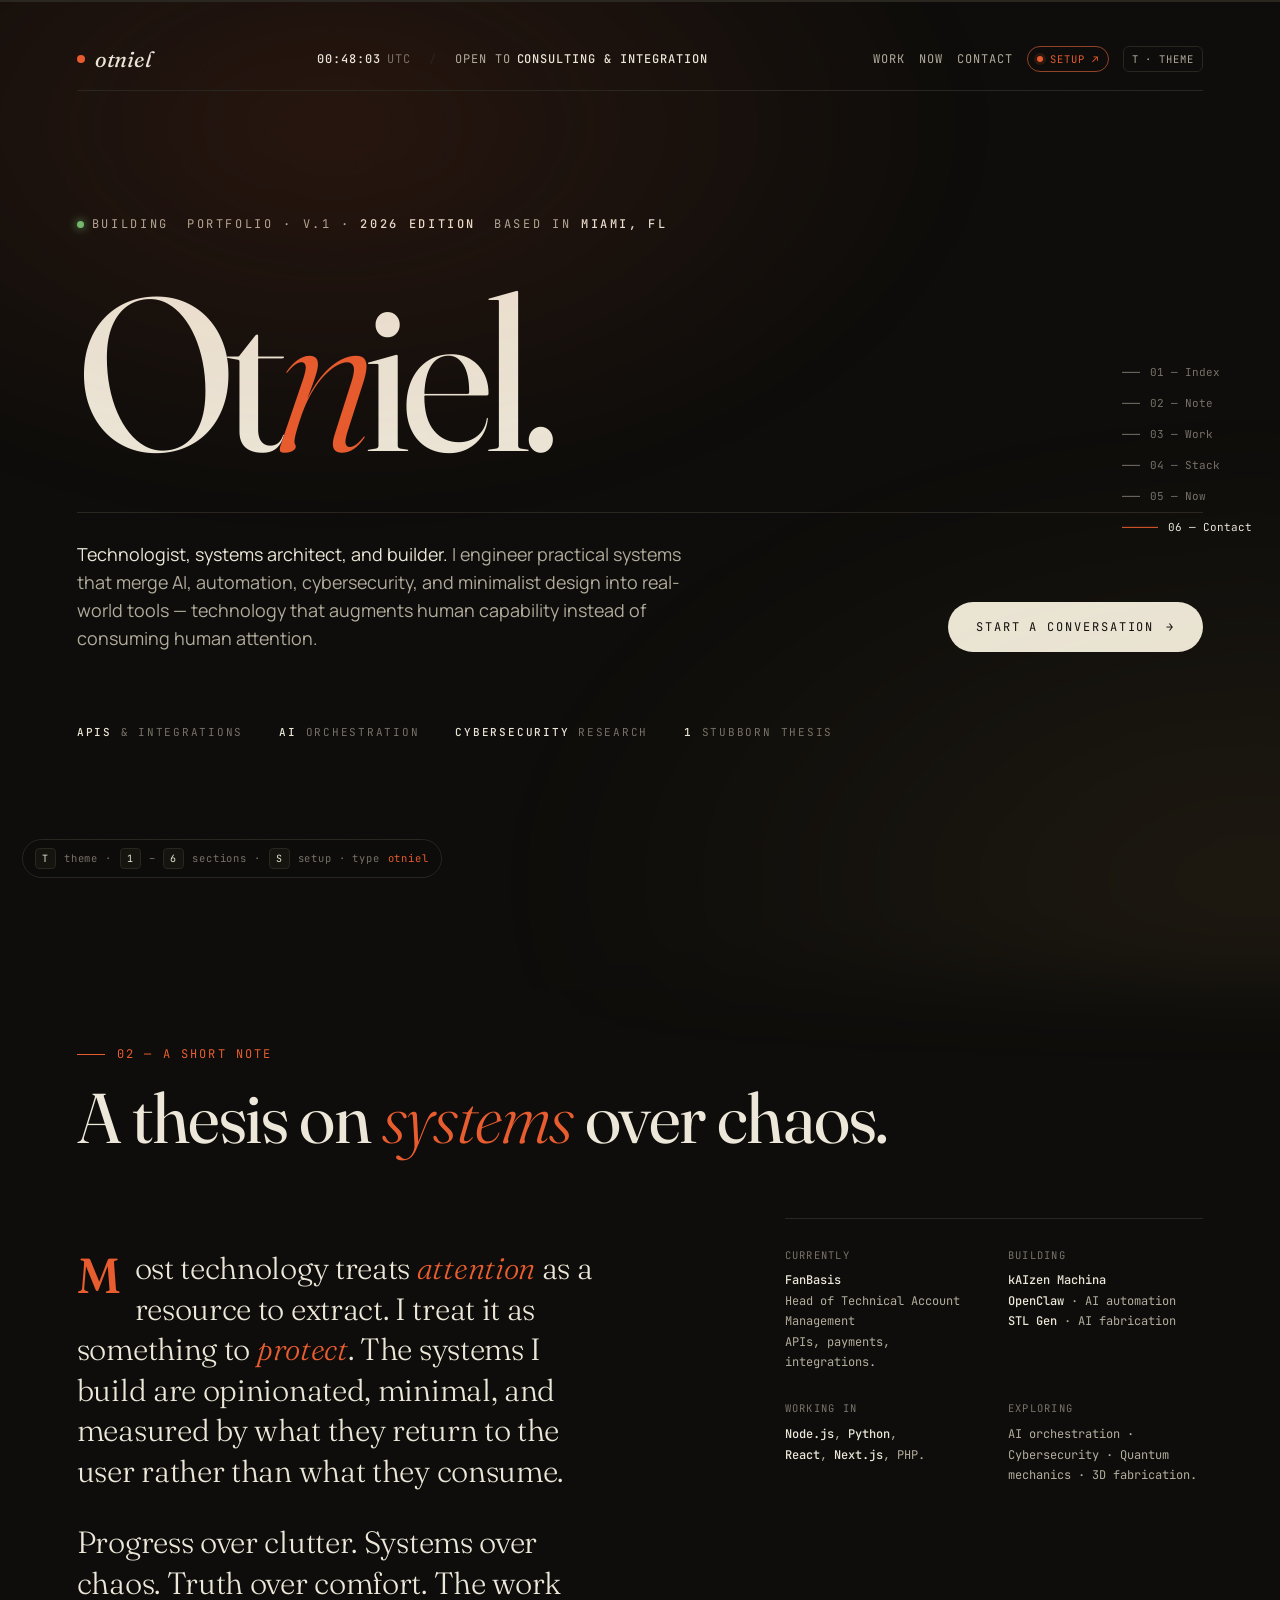
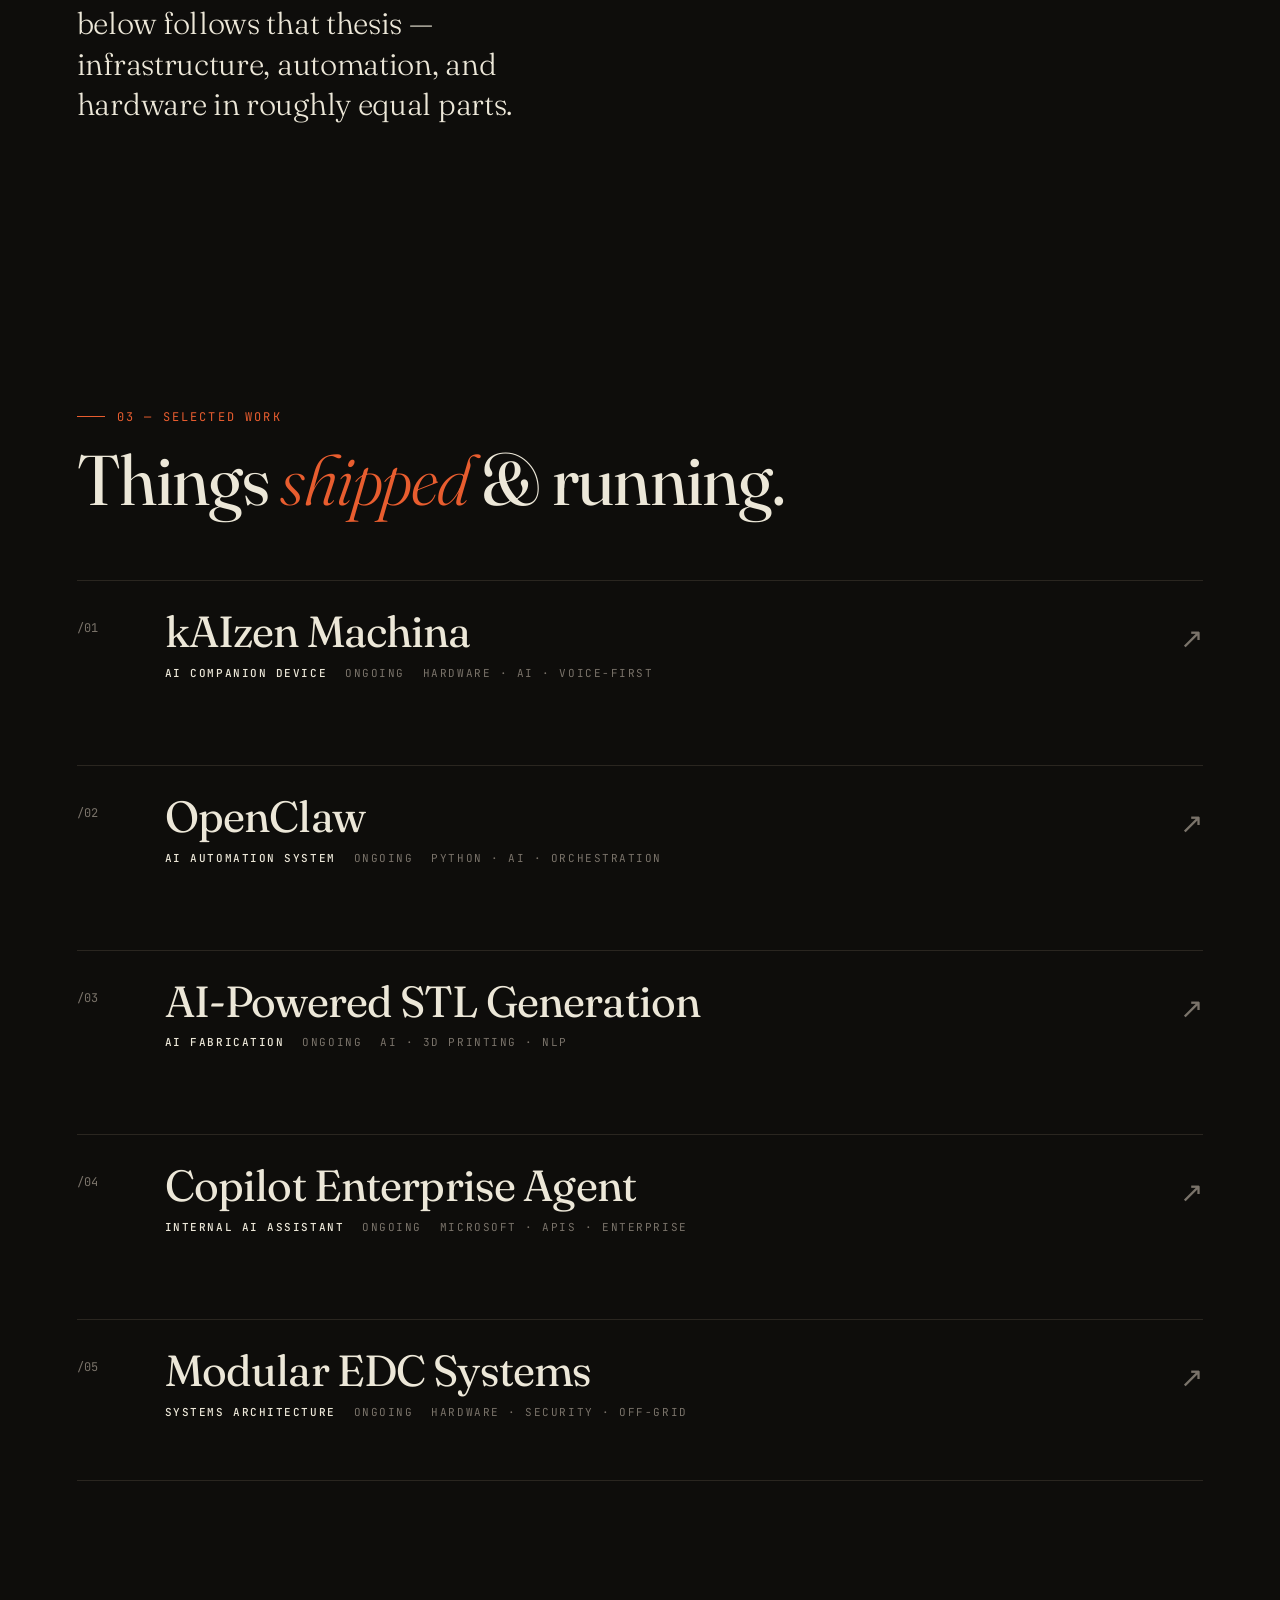
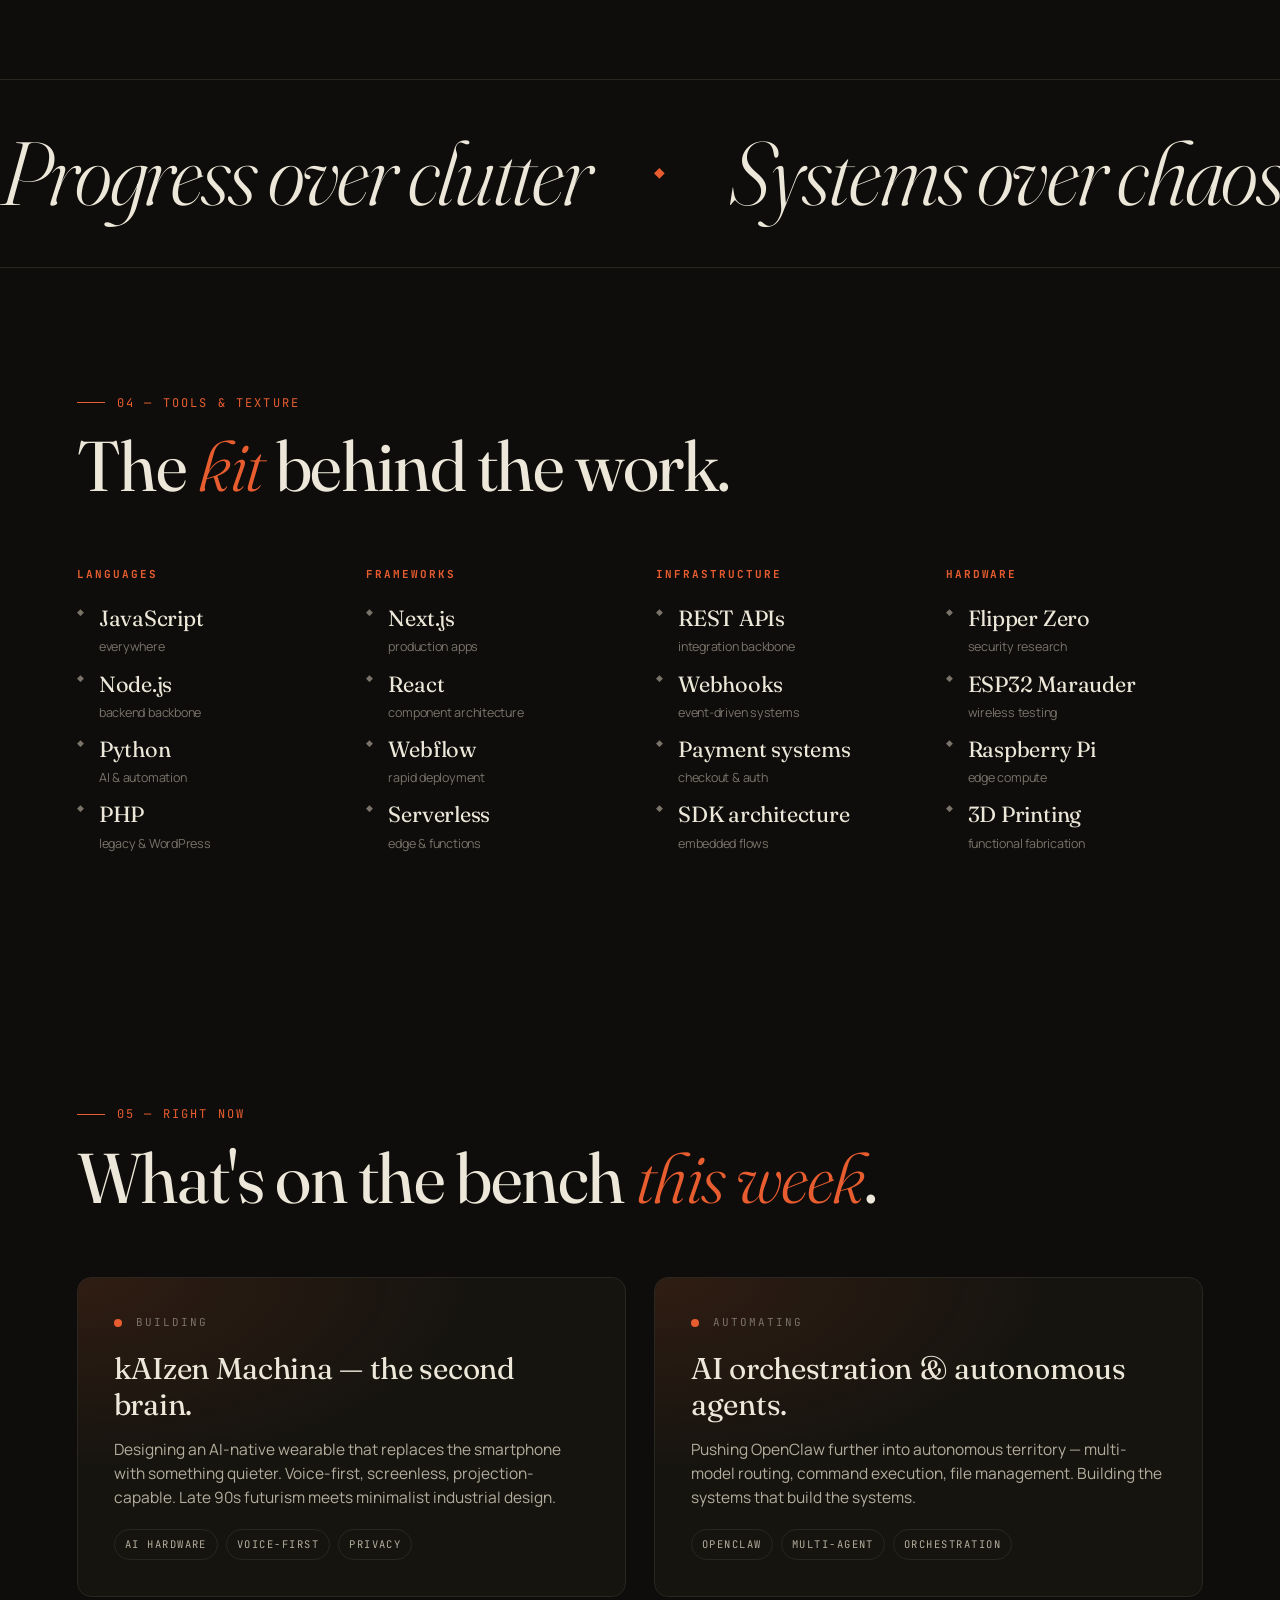
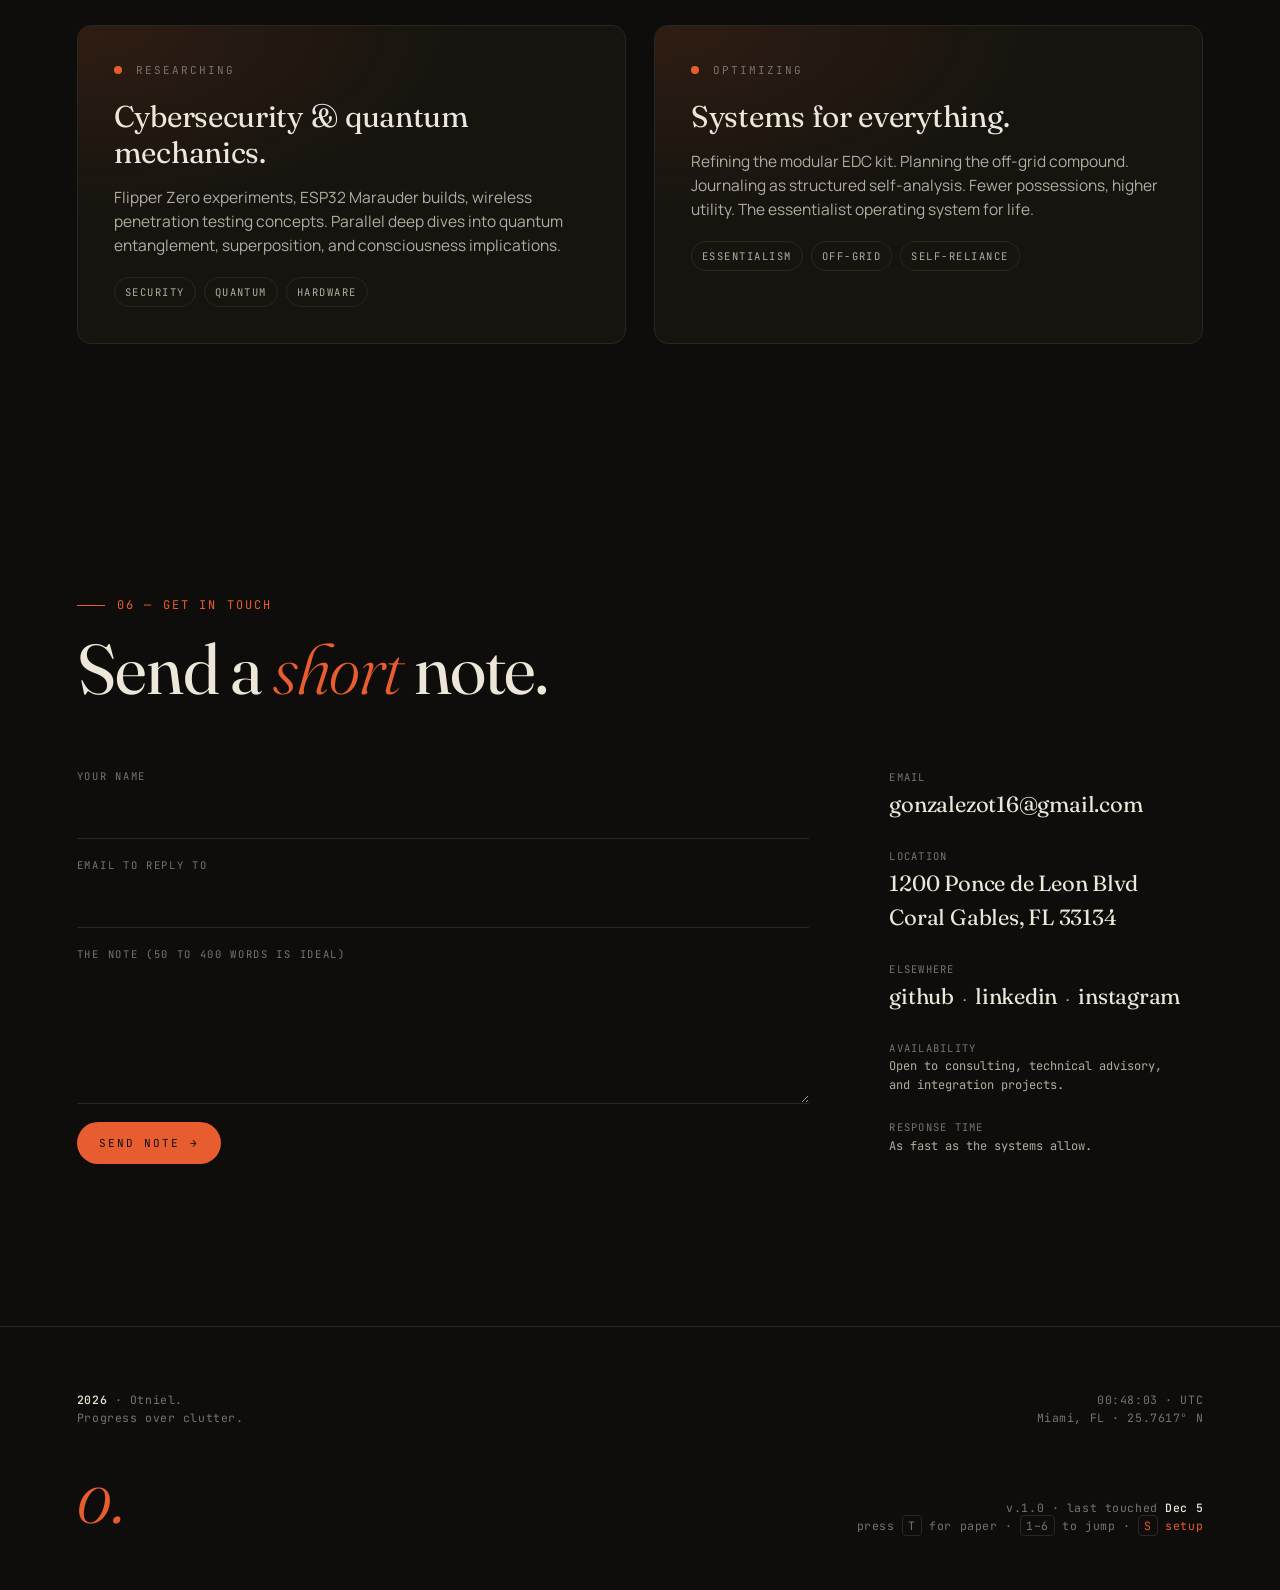
<file: deploy/index.html>
<!doctype html>
<html lang="en" data-theme="ink">
  <head>
    <meta charset="UTF-8" />
    <meta name="viewport" content="width=device-width, initial-scale=1, viewport-fit=cover" />
    <meta name="color-scheme" content="dark light" />
    <meta name="theme-color" content="#0e0d0b" />
    <title>Otniel — Technologist, Systems Architect, Builder</title>
    <meta name="description" content="Miami-based technologist building practical systems at the intersection of AI, automation, cybersecurity, and minimalist design." />
    <meta property="og:title" content="Otniel — Technologist, Systems Architect, Builder" />
    <meta property="og:description" content="Progress over clutter. Systems over chaos. Truth over comfort." />
    <meta property="og:type" content="website" />

    <link rel="preconnect" href="https://fonts.googleapis.com" />
    <link rel="preconnect" href="https://fonts.gstatic.com" crossorigin />
    <link
      href="https://fonts.googleapis.com/css2?family=Fraunces:ital,opsz,wght@0,9..144,300;0,9..144,400;0,9..144,500;0,9..144,700;0,9..144,900;1,9..144,300;1,9..144,500&family=JetBrains+Mono:wght@400;500;600&family=Manrope:wght@300;400;500;600;700&display=swap"
      rel="stylesheet"
    />

    <link
      rel="icon"
      type="image/svg+xml"
      href='data:image/svg+xml;utf8,<svg xmlns="http://www.w3.org/2000/svg" viewBox="0 0 32 32"><rect width="32" height="32" rx="6" fill="%230e0d0b"/><text x="50%25" y="55%25" font-family="Georgia,serif" font-size="20" font-style="italic" fill="%23e85d2f" text-anchor="middle" dominant-baseline="middle">o</text></svg>'
    />

    <style>
      /* ─── tokens ─────────────────────────────────────────────────────── */
      :root {
        --bg: #0e0d0b;
        --surface: #16140f;
        --surface-2: #1d1a13;
        --ink: #ece7d8;
        --ink-dim: #b3ad9d;
        --muted: #7a736a;
        --line: #2a2620;
        --accent: #e85d2f;
        --accent-soft: #ff7a4d;
        --warn: #d4a857;
        --shadow: 0 30px 80px -40px rgba(0, 0, 0, 0.7);
        --radius: 14px;
        --measure: 62ch;
        --easing: cubic-bezier(0.22, 1, 0.36, 1);
      }
      html[data-theme="paper"] {
        --bg: #f1ece0;
        --surface: #e7e1d2;
        --surface-2: #ddd6c4;
        --ink: #1c1a16;
        --ink-dim: #4a463d;
        --muted: #807a6e;
        --line: #c9c2b1;
        --accent: #c84718;
        --accent-soft: #d75d2c;
        --warn: #8a6a16;
        --shadow: 0 20px 60px -32px rgba(40, 32, 20, 0.25);
      }

      *, *::before, *::after { box-sizing: border-box; }
      html { scroll-behavior: smooth; }
      @media (prefers-reduced-motion: reduce) {
        html { scroll-behavior: auto; }
        *, *::before, *::after { animation-duration: 0.001ms !important; transition-duration: 0.001ms !important; }
      }

      body {
        margin: 0;
        background: var(--bg);
        color: var(--ink);
        font-family: "Manrope", system-ui, sans-serif;
        font-weight: 400;
        font-size: 16px;
        line-height: 1.55;
        -webkit-font-smoothing: antialiased;
        -moz-osx-font-smoothing: grayscale;
        text-rendering: optimizeLegibility;
        overflow-x: hidden;
        transition: background-color 0.6s var(--easing), color 0.6s var(--easing);
      }

      ::selection { background: var(--accent); color: var(--bg); }

      a { color: inherit; text-decoration: none; }

      /* ─── grain & ambience ──────────────────────────────────────────── */
      .grain {
        position: fixed; inset: 0; pointer-events: none; z-index: 90;
        opacity: 0.06; mix-blend-mode: overlay;
        background-image: url("data:image/svg+xml;utf8,<svg viewBox='0 0 200 200' xmlns='http://www.w3.org/2000/svg'><filter id='n'><feTurbulence type='fractalNoise' baseFrequency='0.9' numOctaves='2' stitchTiles='stitch'/><feColorMatrix values='0 0 0 0 0  0 0 0 0 0  0 0 0 0 0  0 0 0 0.6 0'/></filter><rect width='100%' height='100%' filter='url(%23n)'/></svg>");
      }

      .vignette {
        position: fixed; inset: -10vh -10vw; pointer-events: none; z-index: 1;
        background: radial-gradient(60% 50% at 30% 20%, rgba(232,93,47,0.12), transparent 70%),
                    radial-gradient(70% 60% at 90% 90%, rgba(212,168,87,0.08), transparent 70%);
        filter: blur(40px);
      }

      /* ─── scroll progress ───────────────────────────────────────────── */
      .progress {
        position: fixed; top: 0; left: 0; right: 0; height: 2px; z-index: 200;
        background: var(--line);
      }
      .progress::after {
        content: ""; display: block; height: 100%; width: var(--p, 0%);
        background: linear-gradient(90deg, var(--accent), var(--accent-soft));
        transition: width 0.06s linear;
      }

      /* ─── cursor ────────────────────────────────────────────────────── */
      .cursor {
        position: fixed; top: 0; left: 0; width: 8px; height: 8px;
        border-radius: 50%; background: var(--accent);
        transform: translate3d(-100px, -100px, 0);
        pointer-events: none; z-index: 250;
        mix-blend-mode: difference;
        transition: width 0.25s var(--easing), height 0.25s var(--easing), opacity 0.3s;
      }
      .cursor.is-hover { width: 36px; height: 36px; background: transparent; border: 1.5px solid var(--accent); }
      @media (hover: none) { .cursor { display: none; } }

      /* ─── layout shell ──────────────────────────────────────────────── */
      .shell { position: relative; z-index: 2; padding: 28px 6vw 0; }
      .topbar {
        display: grid; grid-template-columns: auto 1fr auto;
        align-items: center; gap: 24px;
        padding: 14px 0; border-bottom: 1px solid var(--line);
        font-family: "JetBrains Mono", ui-monospace, monospace;
        font-size: 12px; letter-spacing: 0.08em; text-transform: uppercase;
        color: var(--ink-dim);
      }
      .mark {
        display: inline-flex; align-items: center; gap: 10px;
        font-family: "Fraunces", serif; font-style: italic;
        font-size: 22px; letter-spacing: -0.01em; color: var(--ink);
        text-transform: none;
      }
      .mark .dot { width: 8px; height: 8px; border-radius: 50%; background: var(--accent); animation: pulse 2.4s var(--easing) infinite; }
      @keyframes pulse { 0%,100% { transform: scale(1); opacity: 1; } 50% { transform: scale(1.45); opacity: 0.55; } }

      .status { display: flex; gap: 18px; justify-content: center; flex-wrap: wrap; }
      .status span { display: inline-flex; gap: 6px; align-items: center; }
      .status b { color: var(--ink); font-weight: 500; }
      .status .sep { color: var(--line); }

      .topbar nav { justify-self: end; display: flex; gap: 14px; align-items: center; }
      .topbar nav a { transition: color 0.2s; }
      .topbar nav a:hover { color: var(--accent); }
      .topbar nav .setup-link {
        display: inline-flex; align-items: center; gap: 7px;
        border: 1px solid color-mix(in srgb, var(--accent) 55%, var(--line));
        padding: 4px 9px; border-radius: 999px;
        color: var(--accent); font-size: 10.5px;
        transition: color 0.25s, background 0.25s, border-color 0.25s, transform 0.25s var(--easing);
      }
      .topbar nav .setup-link::before {
        content: ""; width: 6px; height: 6px; border-radius: 50%;
        background: var(--accent); box-shadow: 0 0 0 3px color-mix(in srgb, var(--accent) 14%, transparent);
      }
      .topbar nav .setup-link:hover {
        color: var(--bg); background: var(--accent); border-color: var(--accent);
        transform: translateY(-1px);
      }
      .topbar nav .setup-link:hover::before { background: var(--bg); box-shadow: none; }
      .topbar .key {
        border: 1px solid var(--line); padding: 4px 8px; border-radius: 6px;
        font-size: 10.5px; color: var(--ink-dim);
      }

      /* ─── side index ────────────────────────────────────────────────── */
      .side {
        position: fixed; right: 28px; top: 50%; transform: translateY(-50%);
        z-index: 80; display: flex; flex-direction: column; gap: 14px;
        font-family: "JetBrains Mono", monospace; font-size: 11px;
        color: var(--muted);
      }
      .side a { display: flex; gap: 10px; align-items: center; transition: color 0.25s; }
      .side a::before {
        content: ""; width: 18px; height: 1px; background: var(--muted);
        transition: width 0.3s var(--easing), background 0.3s;
      }
      .side a:hover, .side a.is-active { color: var(--ink); }
      .side a:hover::before, .side a.is-active::before { width: 36px; background: var(--accent); }
      @media (max-width: 900px) { .side { display: none; } }

      /* ─── section primitives ───────────────────────────────────────── */
      section {
        max-width: 1280px; margin: 0 auto; padding: 14vh 6vw;
        position: relative;
      }
      .section-head {
        display: grid; grid-template-columns: 1fr;
        gap: 18px; margin-bottom: 64px;
      }
      .section-index {
        font-family: "JetBrains Mono", monospace;
        font-size: 12px; letter-spacing: 0.18em; text-transform: uppercase;
        color: var(--accent);
        display: inline-flex; gap: 12px; align-items: center;
      }
      .section-index::before {
        content: ""; width: 28px; height: 1px; background: var(--accent);
      }
      h2 {
        font-family: "Fraunces", serif;
        font-weight: 400;
        font-size: clamp(36px, 5.5vw, 72px);
        letter-spacing: -0.02em;
        line-height: 1.02;
        margin: 0;
        font-variation-settings: "opsz" 80;
      }
      h2 em { font-style: italic; color: var(--accent); font-weight: 300; }

      .reveal { opacity: 0; transform: translateY(28px); transition: opacity 0.9s var(--easing), transform 0.9s var(--easing); }
      .reveal.is-in { opacity: 1; transform: none; }

      /* ─── HERO ──────────────────────────────────────────────────────── */
      .hero {
        min-height: 92vh;
        padding-top: 8vh;
        display: grid;
        grid-template-columns: 1fr;
        gap: 48px;
        align-content: center;
      }
      .hero .eyebrow {
        font-family: "JetBrains Mono", monospace;
        font-size: 12px; letter-spacing: 0.22em; text-transform: uppercase;
        color: var(--ink-dim);
        display: flex; gap: 18px; flex-wrap: wrap;
      }
      .hero .eyebrow b { color: var(--ink); font-weight: 500; }
      .hero .eyebrow .live {
        display: inline-flex; gap: 8px; align-items: center;
      }
      .hero .eyebrow .live::before {
        content: ""; width: 7px; height: 7px; border-radius: 50%;
        background: #6fbf73; box-shadow: 0 0 10px #6fbf73; animation: pulse 1.6s infinite;
      }

      .hero-name {
        font-family: "Fraunces", serif;
        font-weight: 400;
        font-size: clamp(72px, 17vw, 248px);
        line-height: 0.84;
        letter-spacing: -0.045em;
        margin: 0;
        color: var(--ink);
        font-variation-settings: "opsz" 144;
      }
      .hero-name .letter {
        display: inline-block;
        transition: transform 0.5s var(--easing), color 0.4s;
        will-change: transform;
      }
      .hero-name .letter:hover { color: var(--accent); transform: translateY(-12px) rotate(-3deg); }
      .hero-name .em { font-style: italic; font-weight: 300; color: var(--accent); }

      .hero-line {
        display: grid;
        grid-template-columns: minmax(0, 1fr) minmax(0, auto);
        gap: 40px;
        align-items: end;
        border-top: 1px solid var(--line);
        padding-top: 28px;
      }
      .hero-line p {
        margin: 0; max-width: 56ch; color: var(--ink-dim);
        font-size: clamp(16px, 1.4vw, 19px); line-height: 1.55;
      }
      .hero-line p .accent { color: var(--ink); }
      .hero-cta {
        display: inline-flex; gap: 12px; align-items: center;
        padding: 16px 28px; border-radius: 999px;
        background: var(--ink); color: var(--bg);
        font-family: "JetBrains Mono", monospace;
        font-size: 12px; letter-spacing: 0.16em; text-transform: uppercase;
        position: relative; transition: background 0.3s, color 0.3s;
        white-space: nowrap;
      }
      .hero-cta:hover { background: var(--accent); color: var(--bg); }
      .hero-cta .arrow { transition: transform 0.3s var(--easing); }
      .hero-cta:hover .arrow { transform: translateX(4px); }

      .hero-strip {
        margin-top: 24px;
        display: flex; gap: 36px; flex-wrap: wrap;
        font-family: "JetBrains Mono", monospace;
        font-size: 11px; letter-spacing: 0.16em; text-transform: uppercase;
        color: var(--muted);
      }
      .hero-strip span b { color: var(--ink); font-weight: 500; }

      /* ─── NOTE ──────────────────────────────────────────────────────── */
      .note {
        display: grid;
        grid-template-columns: minmax(0, 1fr);
        gap: 32px;
      }
      .note-body {
        font-family: "Fraunces", serif;
        font-weight: 300;
        font-size: clamp(22px, 2.4vw, 34px);
        line-height: 1.32;
        letter-spacing: -0.01em;
        max-width: 28ch;
        color: var(--ink);
      }
      .note-body em { color: var(--accent); font-style: italic; }
      .note-body .first::first-letter {
        font-size: 1.6em; font-weight: 500; float: left;
        line-height: 0.9; padding: 6px 14px 0 0; color: var(--accent);
      }

      .note-meta {
        display: grid; grid-template-columns: 1fr 1fr; gap: 28px;
        border-top: 1px solid var(--line); padding-top: 28px;
        font-family: "JetBrains Mono", monospace; font-size: 12px; line-height: 1.7;
        color: var(--ink-dim);
      }
      .note-meta b { color: var(--ink); font-weight: 500; }
      .note-meta .label { color: var(--muted); text-transform: uppercase; letter-spacing: 0.12em; font-size: 10.5px; display: block; margin-bottom: 6px; }

      @media (min-width: 800px) {
        .note { grid-template-columns: 1.2fr 0.8fr; gap: 80px; align-items: start; }
      }

      /* ─── WORK ──────────────────────────────────────────────────────── */
      .work-grid {
        display: grid;
        grid-template-columns: 1fr;
        gap: 24px;
      }
      .work-item {
        display: grid;
        grid-template-columns: 60px 1fr;
        gap: 28px;
        padding: 28px 0;
        border-top: 1px solid var(--line);
        position: relative;
        cursor: pointer;
        transition: padding 0.4s var(--easing);
      }
      .work-item:last-child { border-bottom: 1px solid var(--line); }
      .work-item .num {
        font-family: "JetBrains Mono", monospace;
        font-size: 12px; color: var(--muted); padding-top: 10px;
      }
      .work-item .title {
        font-family: "Fraunces", serif;
        font-weight: 400;
        font-size: clamp(28px, 3.4vw, 48px);
        line-height: 1.05; letter-spacing: -0.02em;
        margin: 0; color: var(--ink);
        transition: color 0.3s, transform 0.5s var(--easing);
      }
      .work-item .meta {
        font-family: "JetBrains Mono", monospace;
        font-size: 11px; letter-spacing: 0.14em; text-transform: uppercase;
        color: var(--muted); margin-top: 10px;
        display: flex; gap: 18px; flex-wrap: wrap;
      }
      .work-item .meta b { color: var(--ink); font-weight: 500; }
      .work-item .desc {
        max-height: 0; opacity: 0; overflow: hidden;
        transition: max-height 0.6s var(--easing), opacity 0.5s, margin-top 0.5s;
        color: var(--ink-dim); font-size: 15.5px; max-width: 56ch;
      }
      .work-item:hover .title { color: var(--accent); transform: translateX(8px); }
      .work-item:hover .desc, .work-item.is-open .desc { max-height: 220px; opacity: 1; margin-top: 18px; }
      .work-item .arrow {
        position: absolute; right: 0; top: 36px;
        font-family: "Fraunces", serif; font-size: 28px;
        color: var(--muted);
        transition: transform 0.4s var(--easing), color 0.3s;
      }
      .work-item:hover .arrow { transform: translateX(8px) rotate(-12deg); color: var(--accent); }

      /* ─── STACK ─────────────────────────────────────────────────────── */
      .stack {
        display: grid;
        grid-template-columns: 1fr;
        gap: 48px;
      }
      .stack-cols {
        display: grid; gap: 32px;
        grid-template-columns: repeat(auto-fit, minmax(220px, 1fr));
      }
      .stack-col h3 {
        font-family: "JetBrains Mono", monospace;
        font-size: 11px; letter-spacing: 0.18em; text-transform: uppercase;
        color: var(--accent); margin: 0 0 18px;
      }
      .stack-col ul {
        margin: 0; padding: 0; list-style: none;
        display: flex; flex-direction: column; gap: 10px;
      }
      .stack-col li {
        font-family: "Fraunces", serif;
        font-size: 22px; font-weight: 400;
        color: var(--ink); letter-spacing: -0.01em;
        position: relative; padding-left: 22px;
        font-variation-settings: "opsz" 36;
      }
      .stack-col li::before {
        content: "◆"; position: absolute; left: 0; top: 4px;
        color: var(--muted); font-size: 9px;
        transition: color 0.3s, transform 0.3s;
      }
      .stack-col li:hover::before { color: var(--accent); transform: rotate(45deg) scale(1.4); }
      .stack-col li small {
        display: block; font-family: "Manrope", sans-serif;
        font-size: 12.5px; color: var(--muted); font-style: normal; margin-top: 2px;
      }

      /* ─── NOW ───────────────────────────────────────────────────────── */
      .now {
        display: grid; grid-template-columns: 1fr; gap: 28px;
      }
      .now-card {
        position: relative;
        background:
          radial-gradient(120% 100% at 0% 0%, rgba(232,93,47,0.12), transparent 60%),
          var(--surface);
        border: 1px solid var(--line);
        border-radius: var(--radius);
        padding: 36px;
      }
      .now-card .head {
        display: flex; gap: 14px; align-items: center; margin-bottom: 20px;
        font-family: "JetBrains Mono", monospace; font-size: 11px;
        letter-spacing: 0.18em; text-transform: uppercase; color: var(--muted);
      }
      .now-card .head .pip { width: 8px; height: 8px; border-radius: 50%; background: var(--accent); animation: pulse 2s infinite; }
      .now-card h3 {
        font-family: "Fraunces", serif; font-weight: 400;
        font-size: clamp(22px, 2.4vw, 30px); line-height: 1.2;
        margin: 0 0 14px; color: var(--ink); letter-spacing: -0.01em;
      }
      .now-card p {
        margin: 0; color: var(--ink-dim); max-width: var(--measure);
        font-size: 15.5px;
      }
      .now-card .tags {
        margin-top: 20px; display: flex; gap: 8px; flex-wrap: wrap;
      }
      .now-card .tag {
        font-family: "JetBrains Mono", monospace;
        font-size: 10.5px; letter-spacing: 0.14em; text-transform: uppercase;
        padding: 6px 10px; border: 1px solid var(--line); border-radius: 999px;
        color: var(--ink-dim);
      }
      @media (min-width: 800px) { .now { grid-template-columns: 1fr 1fr; } }

      /* ─── CONTACT ───────────────────────────────────────────────────── */
      .contact {
        display: grid; grid-template-columns: 1fr; gap: 48px;
      }
      .contact-form {
        display: grid; gap: 18px;
      }
      .field { display: grid; gap: 6px; }
      .field label {
        font-family: "JetBrains Mono", monospace;
        font-size: 10.5px; letter-spacing: 0.16em; text-transform: uppercase;
        color: var(--muted);
      }
      .field input, .field textarea {
        width: 100%;
        background: transparent;
        border: none;
        border-bottom: 1px solid var(--line);
        color: var(--ink);
        font: 400 17px/1.5 "Fraunces", serif;
        padding: 10px 0 12px;
        outline: none;
        transition: border-color 0.3s, padding 0.3s;
        font-variation-settings: "opsz" 36;
      }
      .field textarea { resize: vertical; min-height: 96px; font-family: "Manrope", sans-serif; font-size: 15px; }
      .field input:focus, .field textarea:focus { border-color: var(--accent); padding-left: 8px; }
      .honeypot { position: absolute; left: -9999px; }

      .contact button {
        justify-self: start;
        display: inline-flex; gap: 10px; align-items: center;
        padding: 14px 22px; border-radius: 999px;
        background: var(--accent); color: var(--bg);
        font-family: "JetBrains Mono", monospace;
        font-size: 11px; letter-spacing: 0.18em; text-transform: uppercase;
        border: none; cursor: pointer;
        transition: transform 0.4s var(--easing), background 0.3s;
      }
      .contact button:hover { background: var(--accent-soft); transform: translateY(-2px); }
      .contact button[disabled] { opacity: 0.6; cursor: progress; }

      .contact-aside {
        display: grid; gap: 24px; align-content: start;
        font-family: "JetBrains Mono", monospace; font-size: 12px;
        color: var(--ink-dim);
      }
      .contact-aside .label {
        color: var(--muted); letter-spacing: 0.12em; text-transform: uppercase; font-size: 10.5px;
      }
      .contact-aside a {
        font-family: "Fraunces", serif; font-size: 22px; color: var(--ink);
        letter-spacing: -0.01em; display: inline-block;
        background-image: linear-gradient(var(--accent), var(--accent));
        background-repeat: no-repeat;
        background-size: 0% 1px;
        background-position: 0 100%;
        transition: background-size 0.4s var(--easing), color 0.3s;
        padding-bottom: 2px;
      }
      .contact-aside a:hover { color: var(--accent); background-size: 100% 1px; }

      .form-status {
        font-family: "JetBrains Mono", monospace;
        font-size: 12px; color: var(--accent);
        min-height: 18px; letter-spacing: 0.06em;
      }

      @media (min-width: 900px) { .contact { grid-template-columns: 1.4fr 0.6fr; gap: 80px; } }

      /* ─── MARQUEE ───────────────────────────────────────────────────── */
      .marquee {
        margin: 8vh 0 0;
        border-top: 1px solid var(--line);
        border-bottom: 1px solid var(--line);
        overflow: hidden; position: relative;
        font-family: "Fraunces", serif;
        font-style: italic;
        font-weight: 300;
        font-size: clamp(40px, 7vw, 96px);
        letter-spacing: -0.02em; color: var(--ink);
        font-variation-settings: "opsz" 144;
      }
      .marquee-track {
        display: flex; gap: 64px;
        white-space: nowrap;
        animation: marquee 38s linear infinite;
        padding: 24px 0;
      }
      .marquee-track span { display: inline-flex; align-items: center; gap: 64px; }
      .marquee-track span::after { content: "◆"; font-size: 14px; font-style: normal; color: var(--accent); }
      @keyframes marquee {
        from { transform: translateX(0); }
        to   { transform: translateX(-50%); }
      }

      /* ─── FOOTER ────────────────────────────────────────────────────── */
      footer {
        max-width: 1280px; margin: 0 auto;
        padding: 64px 6vw 56px;
        display: grid; grid-template-columns: 1fr; gap: 28px;
        border-top: 1px solid var(--line);
        font-family: "JetBrains Mono", monospace; font-size: 11.5px;
        color: var(--muted); letter-spacing: 0.05em;
      }
      footer .row { display: flex; justify-content: space-between; gap: 24px; flex-wrap: wrap; }
      footer b { color: var(--ink); font-weight: 500; }
      footer .glyph {
        font-family: "Fraunces", serif; font-size: 80px; line-height: 1;
        font-style: italic; color: var(--accent); font-weight: 300;
      }

      /* ─── shortcuts hint ────────────────────────────────────────────── */
      .hint {
        position: fixed; bottom: 22px; left: 22px; z-index: 60;
        display: flex; gap: 8px; align-items: center;
        font-family: "JetBrains Mono", monospace; font-size: 10.5px;
        color: var(--muted); letter-spacing: 0.08em;
        background: color-mix(in srgb, var(--bg) 70%, transparent);
        backdrop-filter: blur(8px);
        padding: 8px 12px; border: 1px solid var(--line); border-radius: 999px;
      }
      .hint kbd {
        font-family: inherit; font-size: 10px;
        padding: 2px 6px; border: 1px solid var(--line);
        border-radius: 4px; color: var(--ink); background: var(--surface);
      }
      @media (max-width: 700px) { .hint { display: none; } }

      /* ─── glitch (easter egg) ───────────────────────────────────────── */
      .glitch { animation: glitch 0.6s steps(2) 3; }
      @keyframes glitch {
        0%   { transform: translate(0,0); filter: hue-rotate(0deg); }
        20%  { transform: translate(-3px, 1px); filter: hue-rotate(20deg); text-shadow: 2px 0 var(--accent), -2px 0 var(--warn); }
        40%  { transform: translate(2px, -2px); filter: hue-rotate(-15deg); text-shadow: -3px 0 var(--accent), 3px 0 var(--warn); }
        60%  { transform: translate(-1px, 2px); }
        100% { transform: translate(0,0); filter: none; text-shadow: none; }
      }

      /* ─── small screens ─────────────────────────────────────────────── */
      @media (max-width: 700px) {
        .topbar { grid-template-columns: 1fr auto; }
        .topbar .status { display: none; }
        .topbar nav { gap: 8px; }
        .topbar nav > a:not(.setup-link) { display: none; }
        .hero-line { grid-template-columns: 1fr; gap: 24px; }
        .work-item { grid-template-columns: 1fr; gap: 8px; }
        .work-item .arrow { display: none; }
        section { padding: 12vh 6vw; }
      }
    </style>
  </head>

  <body>
    <div class="grain" aria-hidden="true"></div>
    <div class="vignette" aria-hidden="true"></div>
    <div class="progress" id="progress" aria-hidden="true"></div>
    <div class="cursor" id="cursor" aria-hidden="true"></div>

    <!-- Netlify Forms detection (kept) -->
    <form name="contact" netlify netlify-honeypot="bot-field" hidden>
      <input name="name" />
      <input name="email" />
      <textarea name="message"></textarea>
    </form>

    <header class="shell">
      <div class="topbar">
        <a href="#top" class="mark" data-magnetic><span class="dot"></span>otniel</a>
        <div class="status">
          <span><b id="liveTime">—</b> <em id="liveZone" style="color:var(--muted);font-style:normal">local</em></span>
          <span class="sep">/</span>
          <span>open to <b>consulting &amp; integration</b></span>
        </div>
        <nav>
          <a href="#work">Work</a>
          <a href="#now">Now</a>
          <a href="#contact">Contact</a>
          <a href="/setup/" class="setup-link" title="Open the portable Mac setup">Setup ↗</a>
          <span class="key" id="themeKey">T &middot; theme</span>
        </nav>
      </div>
    </header>

    <aside class="side" aria-label="Section index">
      <a href="#top" data-side="top">01 — Index</a>
      <a href="#note" data-side="note">02 — Note</a>
      <a href="#work" data-side="work">03 — Work</a>
      <a href="#stack" data-side="stack">04 — Stack</a>
      <a href="#now" data-side="now">05 — Now</a>
      <a href="#contact" data-side="contact">06 — Contact</a>
    </aside>

    <main id="top">
      <!-- HERO -->
      <section class="hero" aria-labelledby="heroName">
        <div class="eyebrow reveal">
          <span class="live">building</span>
          <span>portfolio · v.1 · <b>2026 edition</b></span>
          <span>based in <b>miami, fl</b></span>
        </div>

        <h1 class="hero-name reveal" id="heroName" aria-label="Otniel">
          <span class="letter">O</span><span class="letter">t</span><span class="letter em">n</span><span class="letter">i</span><span class="letter">e</span><span class="letter">l</span><span class="letter">.</span>
        </h1>

        <div class="hero-line reveal">
          <p>
            <span class="accent">Technologist, systems architect, and builder.</span>
            I engineer practical systems that merge AI, automation, cybersecurity,
            and minimalist design into real-world tools — technology that augments
            human capability instead of consuming human attention.
          </p>
          <a href="#contact" class="hero-cta" data-magnetic>
            <span>Start a conversation</span>
            <span class="arrow" aria-hidden="true">→</span>
          </a>
        </div>

        <div class="hero-strip reveal">
          <span><b>APIs</b> &amp; integrations</span>
          <span><b>AI</b> orchestration</span>
          <span><b>Cybersecurity</b> research</span>
          <span><b>1</b> stubborn thesis</span>
        </div>
      </section>

      <!-- NOTE -->
      <section id="note" aria-labelledby="noteTitle">
        <div class="section-head reveal">
          <span class="section-index">02 — A short note</span>
          <h2 id="noteTitle">A thesis on <em>systems</em> over chaos.</h2>
        </div>

        <div class="note">
          <div class="note-body reveal">
            <p class="first">
              Most technology treats <em>attention</em> as a resource to extract. I treat it
              as something to <em>protect</em>. The systems I build are opinionated, minimal,
              and measured by what they return to the user rather than what they consume.
            </p>
            <p style="margin-top:24px">
              Progress over clutter. Systems over chaos. Truth over comfort.
              The work below follows that thesis — infrastructure, automation,
              and hardware in roughly equal parts.
            </p>
          </div>
          <div class="note-meta reveal">
            <div>
              <span class="label">Currently</span>
              <b>FanBasis</b><br />Head of Technical Account Management<br />APIs, payments, integrations.
            </div>
            <div>
              <span class="label">Building</span>
              <b>kAIzen Machina</b><br /><b>OpenClaw</b> · AI automation<br /><b>STL Gen</b> · AI fabrication
            </div>
            <div>
              <span class="label">Working in</span>
              <b>Node.js</b>, <b>Python</b>,<br /><b>React</b>, <b>Next.js</b>, PHP.
            </div>
            <div>
              <span class="label">Exploring</span>
              AI orchestration · Cybersecurity · Quantum mechanics · 3D fabrication.
            </div>
          </div>
        </div>
      </section>

      <!-- WORK -->
      <section id="work" aria-labelledby="workTitle">
        <div class="section-head reveal">
          <span class="section-index">03 — Selected work</span>
          <h2 id="workTitle">Things <em>shipped</em> &amp; running.</h2>
        </div>

        <div class="work-grid reveal">
          <article class="work-item" data-magnetic>
            <span class="num">/01</span>
            <div>
              <h3 class="title">kAIzen Machina</h3>
              <div class="meta"><span><b>AI companion device</b></span><span>ongoing</span><span>Hardware · AI · Voice-first</span></div>
              <p class="desc">A next-generation wearable AI companion — voice-first, screenless, privacy-focused. Designed to function as a second brain rather than a smartphone. Minimalist hardware with an AI-native operating system.</p>
            </div>
            <span class="arrow" aria-hidden="true">↗</span>
          </article>

          <article class="work-item" data-magnetic>
            <span class="num">/02</span>
            <div>
              <h3 class="title">OpenClaw</h3>
              <div class="meta"><span><b>AI automation system</b></span><span>ongoing</span><span>Python · AI · Orchestration</span></div>
              <p class="desc">Autonomous AI-driven workflows capable of executing commands, managing files, orchestrating models, and automating operations. A semi-autonomous digital operator.</p>
            </div>
            <span class="arrow" aria-hidden="true">↗</span>
          </article>

          <article class="work-item" data-magnetic>
            <span class="num">/03</span>
            <div>
              <h3 class="title">AI-Powered STL Generation</h3>
              <div class="meta"><span><b>AI fabrication</b></span><span>ongoing</span><span>AI · 3D Printing · NLP</span></div>
              <p class="desc">Converting natural language into printable 3D models using AI. Letting people create physical objects without learning CAD — accessible design meets rapid prototyping.</p>
            </div>
            <span class="arrow" aria-hidden="true">↗</span>
          </article>

          <article class="work-item" data-magnetic>
            <span class="num">/04</span>
            <div>
              <h3 class="title">Copilot Enterprise Agent</h3>
              <div class="meta"><span><b>Internal AI assistant</b></span><span>ongoing</span><span>Microsoft · APIs · Enterprise</span></div>
              <p class="desc">Internal AI assistants for enterprise operations — department knowledge retrieval, workflow automation, intelligent document generation, and API-driven actions.</p>
            </div>
            <span class="arrow" aria-hidden="true">↗</span>
          </article>

          <article class="work-item" data-magnetic>
            <span class="num">/05</span>
            <div>
              <h3 class="title">Modular EDC Systems</h3>
              <div class="meta"><span><b>Systems architecture</b></span><span>ongoing</span><span>Hardware · Security · Off-grid</span></div>
              <p class="desc">An extensive modular carry ecosystem optimized for daily operations, cybersecurity fieldwork, travel, and off-grid resilience. Every module designed for minimal redundancy and high utility.</p>
            </div>
            <span class="arrow" aria-hidden="true">↗</span>
          </article>
        </div>
      </section>

      <!-- MARQUEE -->
      <div class="marquee" aria-hidden="true">
        <div class="marquee-track">
          <span>Progress over clutter</span><span>Systems over chaos</span><span>Truth over comfort</span>
          <span>Build systems that compound</span><span>Optimize for freedom</span><span>Curiosity is mandatory</span>
          <span>Progress over clutter</span><span>Systems over chaos</span><span>Truth over comfort</span>
          <span>Build systems that compound</span><span>Optimize for freedom</span><span>Curiosity is mandatory</span>
        </div>
      </div>

      <!-- STACK -->
      <section id="stack" aria-labelledby="stackTitle">
        <div class="section-head reveal">
          <span class="section-index">04 — Tools &amp; texture</span>
          <h2 id="stackTitle">The <em>kit</em> behind the work.</h2>
        </div>

        <div class="stack reveal">
          <div class="stack-cols">
            <div class="stack-col">
              <h3>Languages</h3>
              <ul>
                <li>JavaScript<small>everywhere</small></li>
                <li>Node.js<small>backend backbone</small></li>
                <li>Python<small>AI &amp; automation</small></li>
                <li>PHP<small>legacy &amp; WordPress</small></li>
              </ul>
            </div>
            <div class="stack-col">
              <h3>Frameworks</h3>
              <ul>
                <li>Next.js<small>production apps</small></li>
                <li>React<small>component architecture</small></li>
                <li>Webflow<small>rapid deployment</small></li>
                <li>Serverless<small>edge &amp; functions</small></li>
              </ul>
            </div>
            <div class="stack-col">
              <h3>Infrastructure</h3>
              <ul>
                <li>REST APIs<small>integration backbone</small></li>
                <li>Webhooks<small>event-driven systems</small></li>
                <li>Payment systems<small>checkout &amp; auth</small></li>
                <li>SDK architecture<small>embedded flows</small></li>
              </ul>
            </div>
            <div class="stack-col">
              <h3>Hardware</h3>
              <ul>
                <li>Flipper Zero<small>security research</small></li>
                <li>ESP32 Marauder<small>wireless testing</small></li>
                <li>Raspberry Pi<small>edge compute</small></li>
                <li>3D Printing<small>functional fabrication</small></li>
              </ul>
            </div>
          </div>
        </div>
      </section>

      <!-- NOW -->
      <section id="now" aria-labelledby="nowTitle">
        <div class="section-head reveal">
          <span class="section-index">05 — Right now</span>
          <h2 id="nowTitle">What's on the bench <em>this week</em>.</h2>
        </div>

        <div class="now reveal">
          <article class="now-card">
            <div class="head"><span class="pip"></span> building</div>
            <h3>kAIzen Machina — the second brain.</h3>
            <p>Designing an AI-native wearable that replaces the smartphone with something quieter. Voice-first, screenless, projection-capable. Late 90s futurism meets minimalist industrial design.</p>
            <div class="tags"><span class="tag">AI Hardware</span><span class="tag">Voice-first</span><span class="tag">Privacy</span></div>
          </article>

          <article class="now-card">
            <div class="head"><span class="pip"></span> automating</div>
            <h3>AI orchestration &amp; autonomous agents.</h3>
            <p>Pushing OpenClaw further into autonomous territory — multi-model routing, command execution, file management. Building the systems that build the systems.</p>
            <div class="tags"><span class="tag">OpenClaw</span><span class="tag">Multi-agent</span><span class="tag">Orchestration</span></div>
          </article>

          <article class="now-card">
            <div class="head"><span class="pip"></span> researching</div>
            <h3>Cybersecurity &amp; quantum mechanics.</h3>
            <p>Flipper Zero experiments, ESP32 Marauder builds, wireless penetration testing concepts. Parallel deep dives into quantum entanglement, superposition, and consciousness implications.</p>
            <div class="tags"><span class="tag">Security</span><span class="tag">Quantum</span><span class="tag">Hardware</span></div>
          </article>

          <article class="now-card">
            <div class="head"><span class="pip"></span> optimizing</div>
            <h3>Systems for everything.</h3>
            <p>Refining the modular EDC kit. Planning the off-grid compound. Journaling as structured self-analysis. Fewer possessions, higher utility. The essentialist operating system for life.</p>
            <div class="tags"><span class="tag">Essentialism</span><span class="tag">Off-grid</span><span class="tag">Self-reliance</span></div>
          </article>
        </div>
      </section>

      <!-- CONTACT -->
      <section id="contact" aria-labelledby="contactTitle">
        <div class="section-head reveal">
          <span class="section-index">06 — Get in touch</span>
          <h2 id="contactTitle">Send a <em>short</em> note.</h2>
        </div>

        <div class="contact reveal">
          <form
            class="contact-form"
            name="contact"
            method="POST"
            data-netlify="true"
            netlify-honeypot="bot-field"
            id="contactForm"
          >
            <input type="hidden" name="form-name" value="contact" />
            <p class="honeypot">
              <label>Don't fill this out: <input name="bot-field" /></label>
            </p>
            <div class="field">
              <label for="cn">Your name</label>
              <input id="cn" name="name" type="text" required autocomplete="name" />
            </div>
            <div class="field">
              <label for="ce">Email to reply to</label>
              <input id="ce" name="email" type="email" required autocomplete="email" />
            </div>
            <div class="field">
              <label for="cm">The note (50 to 400 words is ideal)</label>
              <textarea id="cm" name="message" rows="5" required></textarea>
            </div>
            <button type="submit" data-magnetic>
              <span id="sendLabel">Send note</span>
              <span aria-hidden="true">→</span>
            </button>
            <div class="form-status" id="formStatus" role="status" aria-live="polite"></div>
          </form>

          <div class="contact-aside">
            <div>
              <span class="label">Email</span><br />
              <a href="mailto:gonzalezot16@gmail.com">gonzalezot16@gmail.com</a>
            </div>
            <div>
              <span class="label">Location</span><br />
              <a href="https://maps.google.com/?q=1200+Ponce+de+Leon+Blvd+Coral+Gables+FL+33134" rel="noopener" target="_blank">1200 Ponce de Leon Blvd<br />Coral Gables, FL 33134</a>
            </div>
            <div>
              <span class="label">Elsewhere</span><br />
              <a href="https://github.com/otniel-bit" rel="me noopener" target="_blank">github</a> ·
              <a href="https://www.linkedin.com/in/otnieldavidgonzalez/" rel="me noopener" target="_blank">linkedin</a> ·
              <a href="https://instagram.com/oatmeal.io" rel="me noopener" target="_blank">instagram</a>
            </div>
            <div>
              <span class="label">Availability</span><br />
              Open to consulting, technical advisory,<br />and integration projects.
            </div>
            <div>
              <span class="label">Response time</span><br />
              As fast as the systems allow.
            </div>
          </div>
        </div>
      </section>
    </main>

    <footer>
      <div class="row">
        <div>
          <b id="footYear">2026</b> · Otniel.<br />
          Progress over clutter.
        </div>
        <div style="text-align:right">
          <span id="footTime">—</span><br />
          Miami, FL · 25.7617° N
        </div>
      </div>
      <div class="row" style="align-items:flex-end">
        <div class="glyph" aria-hidden="true">o.</div>
        <div style="text-align:right">
          v.1.0 · last touched <b id="touched">today</b><br />
          press <kbd style="font-family:inherit;border:1px solid var(--line);padding:2px 5px;border-radius:4px">T</kbd>
          for paper · <kbd style="font-family:inherit;border:1px solid var(--line);padding:2px 5px;border-radius:4px">1–6</kbd> to jump ·
          <a href="/setup/" style="color:var(--accent)"><kbd style="font-family:inherit;border:1px solid var(--line);padding:2px 5px;border-radius:4px">S</kbd> setup</a>
        </div>
      </div>
    </footer>

    <div class="hint" aria-hidden="true">
      <kbd>T</kbd> theme · <kbd>1</kbd>–<kbd>6</kbd> sections · <kbd>S</kbd> setup · type
      <span style="color:var(--accent)">otniel</span>
    </div>

    <script>
      (function () {
        "use strict";
        const $ = (s, r = document) => r.querySelector(s);
        const $$ = (s, r = document) => Array.from(r.querySelectorAll(s));

        // ─── scroll progress ───────────────────────────────────────────
        const progress = $("#progress");
        const onScroll = () => {
          const h = document.documentElement;
          const p = h.scrollTop / Math.max(1, h.scrollHeight - h.clientHeight);
          progress.style.setProperty("--p", (p * 100).toFixed(2) + "%");
        };
        document.addEventListener("scroll", onScroll, { passive: true });
        onScroll();

        // ─── cursor follower ────────────────────────────────────────────
        const cursor = $("#cursor");
        let cx = -100, cy = -100, tx = -100, ty = -100;
        const isFine = matchMedia("(hover: hover) and (pointer: fine)").matches;
        if (isFine) {
          window.addEventListener("mousemove", (e) => { tx = e.clientX; ty = e.clientY; });
          const tick = () => {
            cx += (tx - cx) * 0.18;
            cy += (ty - cy) * 0.18;
            cursor.style.transform = `translate3d(${cx - 4}px, ${cy - 4}px, 0)`;
            requestAnimationFrame(tick);
          };
          tick();
          $$("a, button, .work-item, [data-magnetic]").forEach((el) => {
            el.addEventListener("mouseenter", () => cursor.classList.add("is-hover"));
            el.addEventListener("mouseleave", () => cursor.classList.remove("is-hover"));
          });
        } else {
          cursor.style.display = "none";
        }

        // ─── magnetic buttons ──────────────────────────────────────────
        if (isFine) {
          const mag = $$("[data-magnetic]");
          mag.forEach((el) => {
            el.style.transition = "transform 0.5s cubic-bezier(.22,1,.36,1)";
            el.addEventListener("mousemove", (e) => {
              const r = el.getBoundingClientRect();
              const dx = (e.clientX - (r.left + r.width / 2)) / r.width;
              const dy = (e.clientY - (r.top + r.height / 2)) / r.height;
              el.style.transform = `translate(${dx * 8}px, ${dy * 6}px)`;
            });
            el.addEventListener("mouseleave", () => { el.style.transform = ""; });
          });
        }

        // ─── reveal on scroll ──────────────────────────────────────────
        const io = new IntersectionObserver(
          (entries) => entries.forEach((e) => { if (e.isIntersecting) { e.target.classList.add("is-in"); io.unobserve(e.target); } }),
          { rootMargin: "0px 0px -10% 0px", threshold: 0.06 }
        );
        $$(".reveal").forEach((el) => io.observe(el));

        // ─── side index active state ───────────────────────────────────
        const sideLinks = $$(".side a");
        const sectionMap = { "top": "top", "note": "note", "work": "work", "stack": "stack", "now": "now", "contact": "contact" };
        const so = new IntersectionObserver(
          (entries) => entries.forEach((e) => {
            if (!e.isIntersecting) return;
            const id = e.target.id;
            sideLinks.forEach((a) => a.classList.toggle("is-active", a.dataset.side === id));
          }),
          { rootMargin: "-40% 0px -50% 0px" }
        );
        Object.values(sectionMap).forEach((id) => { const el = document.getElementById(id); if (el) so.observe(el); });

        // ─── live time ──────────────────────────────────────────────────
        const liveTime = $("#liveTime");
        const liveZone = $("#liveZone");
        const footTime = $("#footTime");
        const fmt = new Intl.DateTimeFormat([], { hour: "2-digit", minute: "2-digit", second: "2-digit", hour12: false });
        const tz = Intl.DateTimeFormat().resolvedOptions().timeZone || "local";
        liveZone.textContent = tz.split("/").pop().replace(/_/g, " ").toLowerCase();
        const renderTime = () => {
          const now = fmt.format(new Date());
          liveTime.textContent = now;
          footTime.textContent = now + " · " + tz;
        };
        renderTime();
        setInterval(renderTime, 1000);

        $("#footYear").textContent = new Date().getFullYear();
        $("#touched").textContent = new Date().toLocaleDateString(undefined, { month: "short", day: "numeric" });

        // ─── theme toggle ──────────────────────────────────────────────
        const root = document.documentElement;
        const setTheme = (t) => {
          root.dataset.theme = t;
          try { localStorage.setItem("otn-theme", t); } catch (_) {}
        };
        try {
          const saved = localStorage.getItem("otn-theme");
          if (saved) root.dataset.theme = saved;
        } catch (_) {}

        const toggleTheme = () => setTheme(root.dataset.theme === "ink" ? "paper" : "ink");
        $("#themeKey").addEventListener("click", toggleTheme);

        // ─── keyboard ──────────────────────────────────────────────────
        const sectionOrder = ["top", "note", "work", "stack", "now", "contact"];
        let buf = "";
        window.addEventListener("keydown", (e) => {
          const tag = (e.target && e.target.tagName) || "";
          if (tag === "INPUT" || tag === "TEXTAREA") return;
          if (e.key.toLowerCase() === "t") { toggleTheme(); return; }
          if (e.key.toLowerCase() === "s") { window.location.href = "/setup/"; return; }
          if (/^[1-6]$/.test(e.key)) {
            const id = sectionOrder[parseInt(e.key, 10) - 1];
            const el = document.getElementById(id);
            if (el) el.scrollIntoView({ behavior: "smooth", block: "start" });
            return;
          }
          if (/^[a-z]$/i.test(e.key)) {
            buf = (buf + e.key.toLowerCase()).slice(-6);
            if (buf === "otniel") {
              const name = $("#heroName");
              name.classList.remove("glitch"); void name.offsetWidth; name.classList.add("glitch");
              buf = "";
            }
          }
        });

        // ─── work item open on click (mobile) ──────────────────────────
        $$(".work-item").forEach((it) => it.addEventListener("click", () => {
          if (!isFine) it.classList.toggle("is-open");
        }));

        // ─── contact form (Netlify Forms) ──────────────────────────────
        const form = $("#contactForm");
        const status = $("#formStatus");
        const sendLabel = $("#sendLabel");
        const encode = (data) => Object.keys(data).map((k) => encodeURIComponent(k) + "=" + encodeURIComponent(data[k])).join("&");
        form.addEventListener("submit", async (e) => {
          e.preventDefault();
          const btn = form.querySelector("button");
          btn.setAttribute("disabled", "true");
          sendLabel.textContent = "Sending…";
          status.textContent = "";
          const data = Object.fromEntries(new FormData(form).entries());
          try {
            const res = await fetch("/", {
              method: "POST",
              headers: { "Content-Type": "application/x-www-form-urlencoded" },
              body: encode(data)
            });
            if (!res.ok) throw new Error("Form failed: " + res.status);
            status.textContent = "Note received. Reply within two business days.";
            sendLabel.textContent = "Sent ✓";
            form.reset();
          } catch (err) {
            status.style.color = "var(--warn)";
            status.textContent = "Couldn't send right now — please try again shortly.";
            sendLabel.textContent = "Send note";
          } finally {
            btn.removeAttribute("disabled");
          }
        });
      })();
    </script>
  </body>
</html>
</file>
